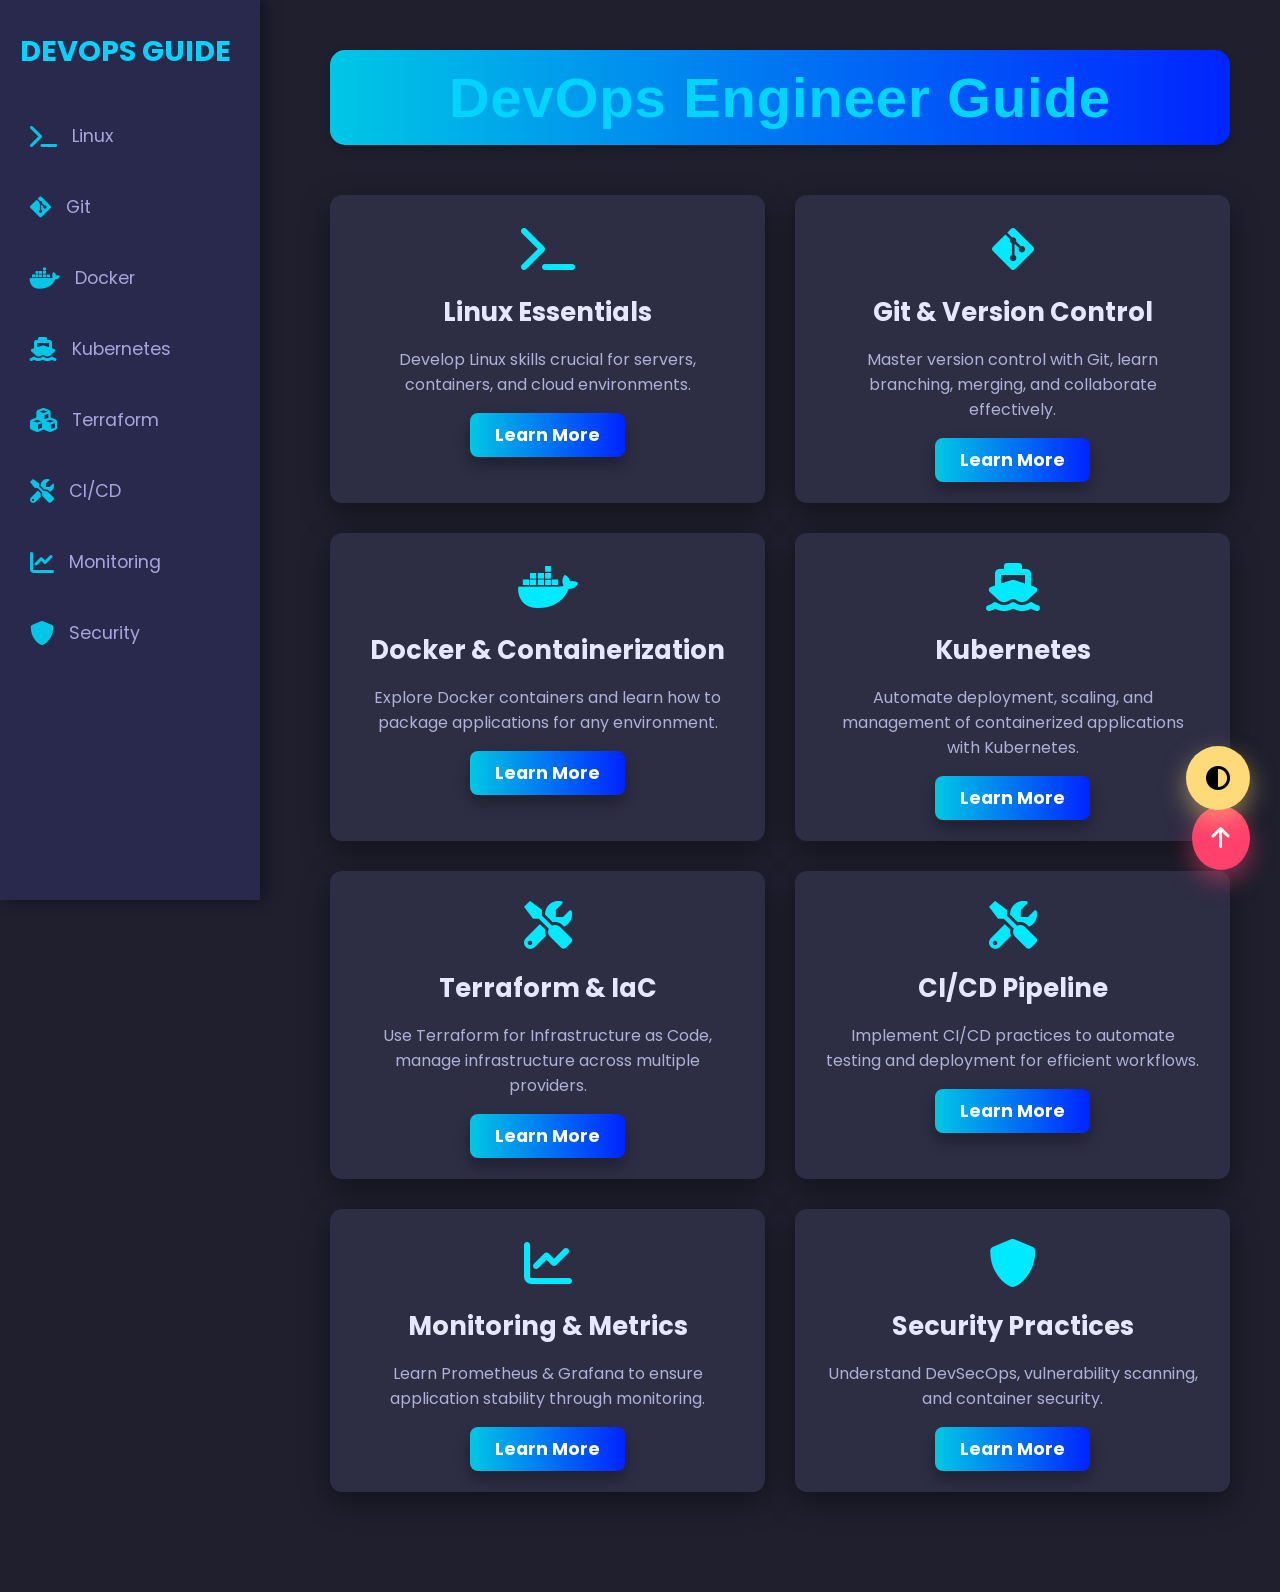
<file: templates/index.html>
<!DOCTYPE html>
<html lang="en">

<head>
    <meta charset="UTF-8">
    <meta name="viewport" content="width=device-width, initial-scale=1.0">
    <title>DevOps Engineer Guide</title>
    <link rel="stylesheet" href="https://cdnjs.cloudflare.com/ajax/libs/font-awesome/6.0.0-beta3/css/all.min.css">
    <link href="https://fonts.googleapis.com/css2?family=Poppins:wght@400;600&display=swap" rel="stylesheet">
    <style>
        /* Reset and basic styling */
        * {
            margin: 0;
            padding: 0;
            box-sizing: border-box;
        }

        body {
            font-family: 'Poppins', sans-serif;
            background-color: #1f1f2e;
            color: #fff;
            display: flex;
            min-height: 100vh;
        }

        /* Sidebar Navigation */
        nav {
            width: 260px;
            background-color: #29294d;
            padding: 30px 20px;
            position: fixed;
            height: 100%;
            top: 0;
            left: 0;
            box-shadow: 5px 0 15px rgba(0, 0, 0, 0.4);
            transition: width 0.3s ease;
        }

        nav h1 {
            color: #00d4ff;
            font-size: 1.8rem;
            text-transform: uppercase;
            margin-bottom: 40px;
        }

        nav ul {
            list-style: none;
        }

        nav ul li {
            margin-bottom: 25px;
        }

        nav ul li a {
            color: #a6a6df;
            font-size: 1.1rem;
            text-decoration: none;
            display: flex;
            align-items: center;
            padding: 10px;
            border-radius: 8px;
            transition: 0.3s;
        }

        nav ul li a i {
            margin-right: 15px;
            font-size: 1.5rem;
            color: #00c7e5;
            transition: color 0.3s ease;
        }

        nav ul li a:hover {
            background-color: #44447a;
            color: #fff;
        }

        nav ul li a:hover i {
            color: #00eaff;
        }

        /* Main content */
        main {
            margin-left: 280px;
            padding: 50px;
            flex: 1;
        }

        header {
            text-align: center;
            margin-bottom: 50px;
        }

        header h1 {
            font-size: 3.5rem;
            color: #00d4ff;
            font-family: 'Roboto', sans-serif;
            font-weight: 700;
            letter-spacing: 1px;
            background: linear-gradient(90deg, #00c7e5, #0024ff);
            padding: 15px 30px;
            border-radius: 15px;
            box-shadow: 0px 4px 10px rgba(0, 0, 0, 0.2);
            transition: transform 0.3s ease, box-shadow 0.3s ease;
        }

        header h1:hover {
            transform: scale(1.05);
            box-shadow: 0px 8px 15px rgba(0, 0, 0, 0.3);
        }

        /* Card Container */
        .card-container {
            display: grid;
            grid-template-columns: repeat(auto-fit, minmax(300px, 1fr));
            gap: 30px;
            padding-bottom: 50px;
        }

        /* Individual Card */
        .card {
            background-color: #2d2d44;
            padding: 30px;
            border-radius: 12px;
            text-align: center;
            box-shadow: 0 10px 30px rgba(0, 0, 0, 0.4);
            transition: transform 0.4s, box-shadow 0.4s;
        }

        .card:hover {
            transform: translateY(-10px);
            box-shadow: 0 15px 35px rgba(0, 0, 0, 0.6);
        }

        .card i {
            font-size: 3rem;
            color: #00eaff;
            margin-bottom: 20px;
            transition: color 0.4s;
        }

        .card h3 {
            font-size: 1.6rem;
            margin-bottom: 15px;
            color: #e6e6ff;
        }

        .card p {
            font-size: 1rem;
            color: #b0b0d9;
            margin-bottom: 25px;
        }

        .card a {
            background: linear-gradient(90deg, #00c7e5, #0024ff);
            color: #fff;
            padding: 10px 25px;
            border-radius: 8px;
            text-decoration: none;
            font-weight: bold;
            font-size: 1.1rem;
            transition: background 0.3s ease, transform 0.3s ease;
            box-shadow: 0 8px 15px rgba(0, 0, 0, 0.3);
        }

        .card a:hover {
            background: linear-gradient(90deg, #00eaff, #00d4ff);
            transform: translateY(-3px);
            box-shadow: 0 12px 20px rgba(0, 0, 0, 0.4);
        }

        /* Floating Action Button */
        .floating-btn {
            position: fixed;
            bottom: 30px;
            right: 30px;
            background-color: #ff416c;
            border: none;
            padding: 20px;
            border-radius: 50%;
            cursor: pointer;
            box-shadow: 0 10px 25px rgba(255, 65, 108, 0.5);
            transition: transform 0.3s, box-shadow 0.3s;
        }

        .floating-btn i {
            color: #fff;
            font-size: 1.5rem;
        }

        .floating-btn:hover {
            transform: scale(1.1);
            box-shadow: 0 20px 35px rgba(255, 65, 108, 0.7);
        }

        

        /* Responsive design */
        @media (max-width: 768px) {
            nav {
                width: 80px;
            }

            nav h1 {
                font-size: 1.4rem;
            }

            main {
                margin-left: 120px;
            }

            .card i {
                font-size: 2.5rem;
            }

            .card h3 {
                font-size: 1.3rem;
            }
        }

        /* Light Mode Styling */
body.light-mode {
    background-color: #f5f5f5;
    color: #333;
}

body.light-mode nav {
    background-color: #e0e0e0;
    color: #000;
}

body.light-mode nav ul li a {
    color: #444;
}

body.light-mode nav ul li a:hover {
    background-color: #ccc;
    color: #000;
}

body.light-mode .card {
    background-color: #fff;
    color: #444;
    box-shadow: 0 5px 15px rgba(0, 0, 0, 0.2);
}

body.light-mode .card h3 {
    color: #333;
}

body.light-mode .card a {
    background: linear-gradient(90deg, #0077cc, #0055aa);
}

body.light-mode .card a:hover {
    background: linear-gradient(90deg, #0055aa, #003388);
}

body.light-mode .floating-btn {
    background-color: #0077cc;
    color: #fff;
}


.mode-toggle {
    position: fixed;
    bottom: 90px;
    right: 30px;
    background-color: #ffda79;
    border: none;
    padding: 20px;
    border-radius: 50%;
    cursor: pointer;
    box-shadow: 0 10px 25px rgba(255, 218, 121, 0.5);
    transition: transform 0.3s, box-shadow 0.3s;
}

.mode-toggle i {
    color: #000;
    font-size: 1.5rem;
}

.mode-toggle:hover {
    transform: scale(1.1);
    box-shadow: 0 20px 35px rgba(255, 218, 121, 0.7);
}

    </style>
</head>

<body>

    <!-- Sidebar Navigation -->
    <nav>
        <h1>DevOps Guide</h1>
        <ul>
            <li><a href="#linux"><i class="fas fa-terminal"></i>Linux</a></li>  
            <li><a href="#git"><i class="fab fa-git-alt"></i>Git</a></li>
            <li><a href="#docker"><i class="fab fa-docker"></i>Docker</a></li>
            <li><a href="#kubernetes"><i class="fas fa-ship"></i>Kubernetes</a></li>
            <li><a href="#terraform"><i class="fas fa-cubes"></i>Terraform</a></li>
            <li><a href="#cicd"><i class="fas fa-tools"></i>CI/CD</a></li>
            <li><a href="#monitoring"><i class="fas fa-chart-line"></i>Monitoring</a></li>
            <li><a href="#security"><i class="fas fa-shield-alt"></i>Security</a></li>
            
        </ul>
    </nav>

    <!-- Main Content -->
    <main>
        <header>
            <h1>DevOps Engineer Guide</h1>
        </header>
        

        <!-- Card Section -->
        <div class="card-container">
            <div class="card" id="linux">
                <i class="fas fa-terminal"></i>
                <h3>Linux Essentials</h3>
                <p>Develop Linux skills crucial for servers, containers, and cloud environments.</p>
                <a href="/linux">Learn More</a>
            </div>
            
            <div class="card" id="git">
                <i class="fab fa-git-alt"></i>
                <h3>Git & Version Control</h3>
                <p>Master version control with Git, learn branching, merging, and collaborate effectively.</p>
                <a href="/git">Learn More</a>
            </div>

            <div class="card" id="docker">
                <i class="fab fa-docker"></i>
                <h3>Docker & Containerization</h3>
                <p>Explore Docker containers and learn how to package applications for any environment.</p>
                <a href="/docker">Learn More</a>
            </div>

            <div class="card" id="kubernetes">
                <i class="fas fa-ship"></i>
                <h3>Kubernetes</h3>
                <p>Automate deployment, scaling, and management of containerized applications with Kubernetes.</p>
                <a href="/kubernetes">Learn More</a>
            </div>

            <div class="card" id="terraform">
                <i class="fas fa-tools"></i>
                <h3>Terraform & IaC</h3>
                <p>Use Terraform for Infrastructure as Code, manage infrastructure across multiple providers.</p>
                <a href="/terraform">Learn More</a>
            </div>

            <div class="card" id="cicd">
                <i class="fas fa-tools"></i>
                <h3>CI/CD Pipeline</h3>
                <p>Implement CI/CD practices to automate testing and deployment for efficient workflows.</p>
                <a href="/cicd">Learn More</a>
            </div>

            <div class="card" id="monitoring">
                <i class="fas fa-chart-line"></i>
                <h3>Monitoring & Metrics</h3>
                <p>Learn Prometheus & Grafana to ensure application stability through monitoring.</p>
                <a href="/monitoring">Learn More</a>
            </div>

            <div class="card" id="security">
                <i class="fas fa-shield-alt"></i>
                <h3>Security Practices</h3>
                <p>Understand DevSecOps, vulnerability scanning, and container security.</p>
                <a href="/security">Learn More</a>
            </div>
        </div>
    </main>

    <script>

        
        // Scroll to Top
        function scrollToTop() {
            window.scrollTo({ top: 0, behavior: 'smooth' });
        }

        // Toggle Dark/Light Mode
        function toggleMode() {
            document.body.classList.toggle('light-mode');
        }

        // Search Topics
        function searchTopics() {
            const query = document.getElementById('search').value.toLowerCase();
            const cards = document.querySelectorAll('.card');

            cards.forEach(card => {
                const title = card.querySelector('h3').textContent.toLowerCase();
                card.style.display = title.includes(query) ? 'block' : 'none';
            });
        }
    </script>


</body>

</html>
<!-- Floating Buttons -->
<!-- Floating Buttons -->
<button class="floating-btn" onclick="scrollToTop()">
    <i class="fas fa-arrow-up"></i>
</button>
<button class="mode-toggle" onclick="toggleMode()">
    <i class="fas fa-adjust"></i>
</button>


<script>
    // Scroll to Top
    function scrollToTop() {
        window.scrollTo({ top: 0, behavior: 'smooth' });
    }

    // Toggle Dark/Light Mode
    function toggleMode() {
        document.body.classList.toggle('light-mode');
    }

    // Search Topics
    function searchTopics() {
        const query = document.getElementById('search').value.toLowerCase();
        const cards = document.querySelectorAll('.card');

        cards.forEach(card => {
            const title = card.querySelector('h3').textContent.toLowerCase();
            card.style.display = title.includes(query) ? 'block' : 'none';
        });
    }
</script>


</body>

</html>
</file>
